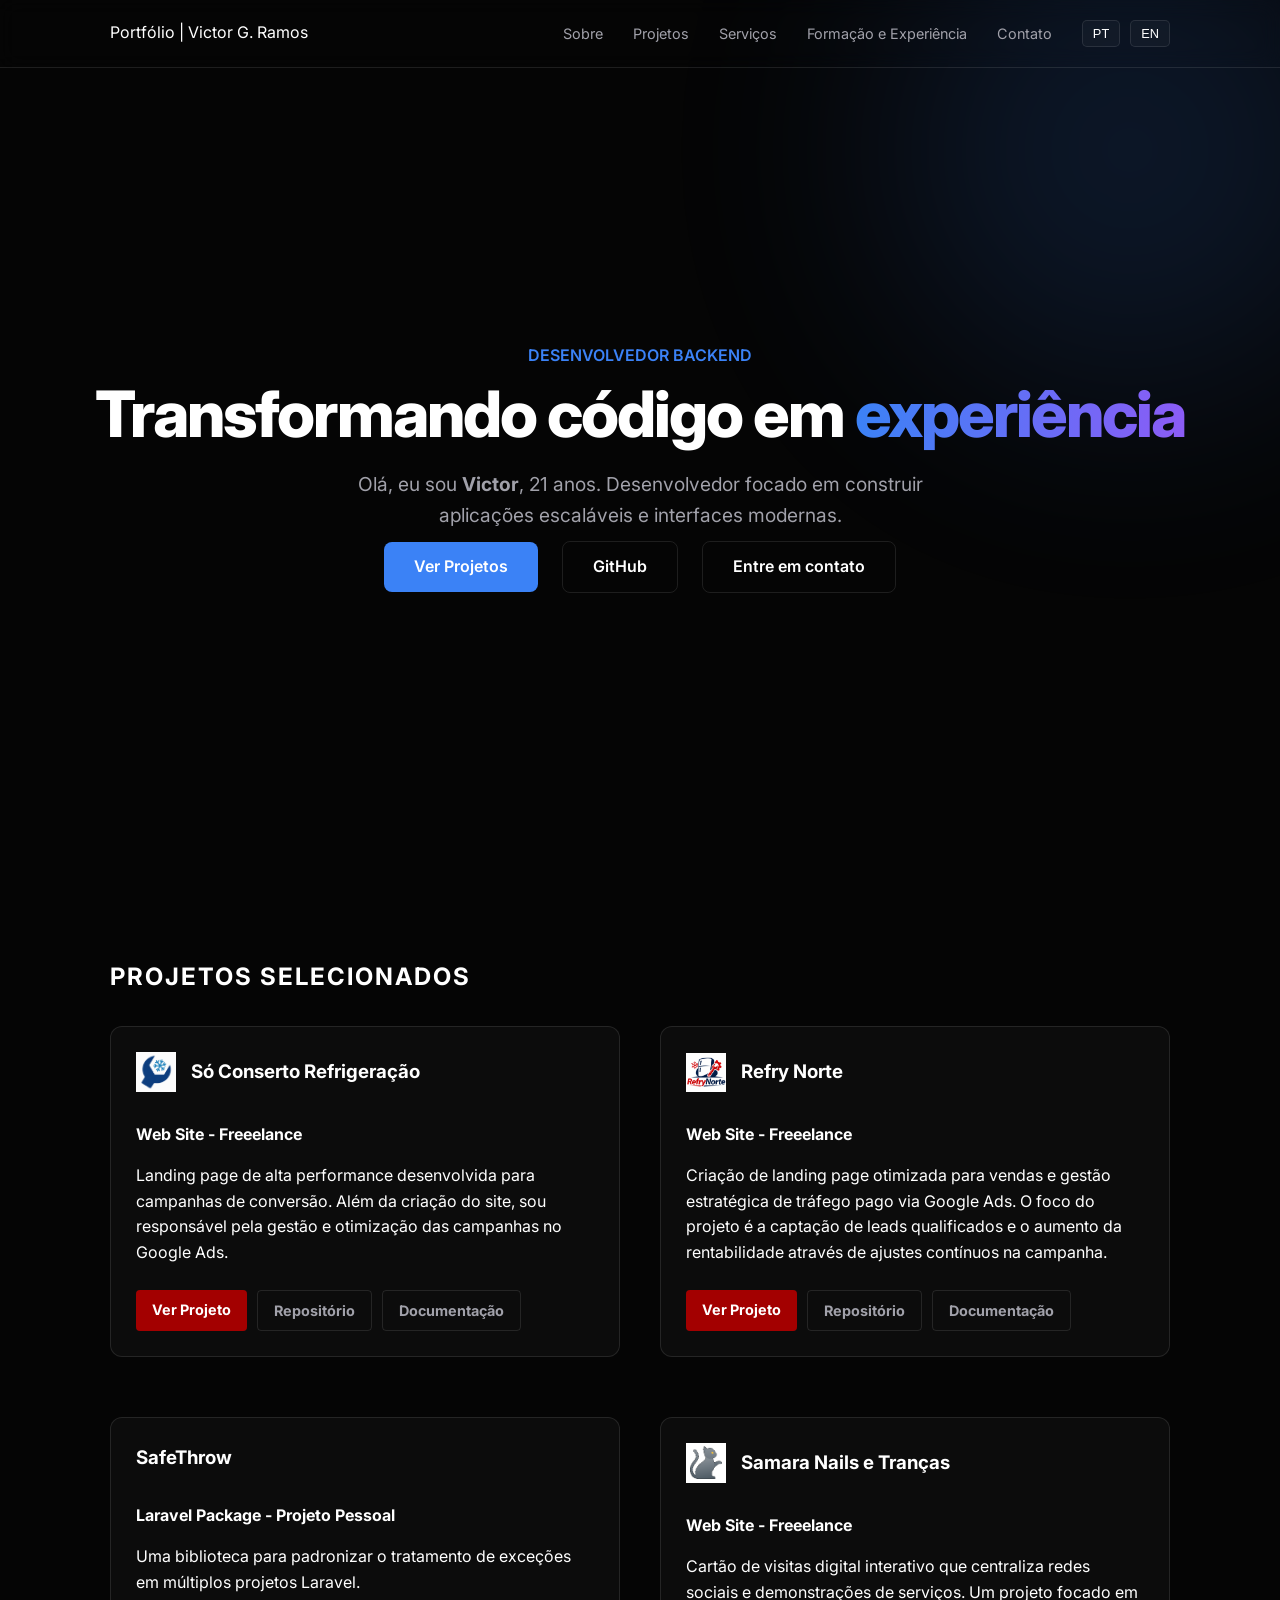
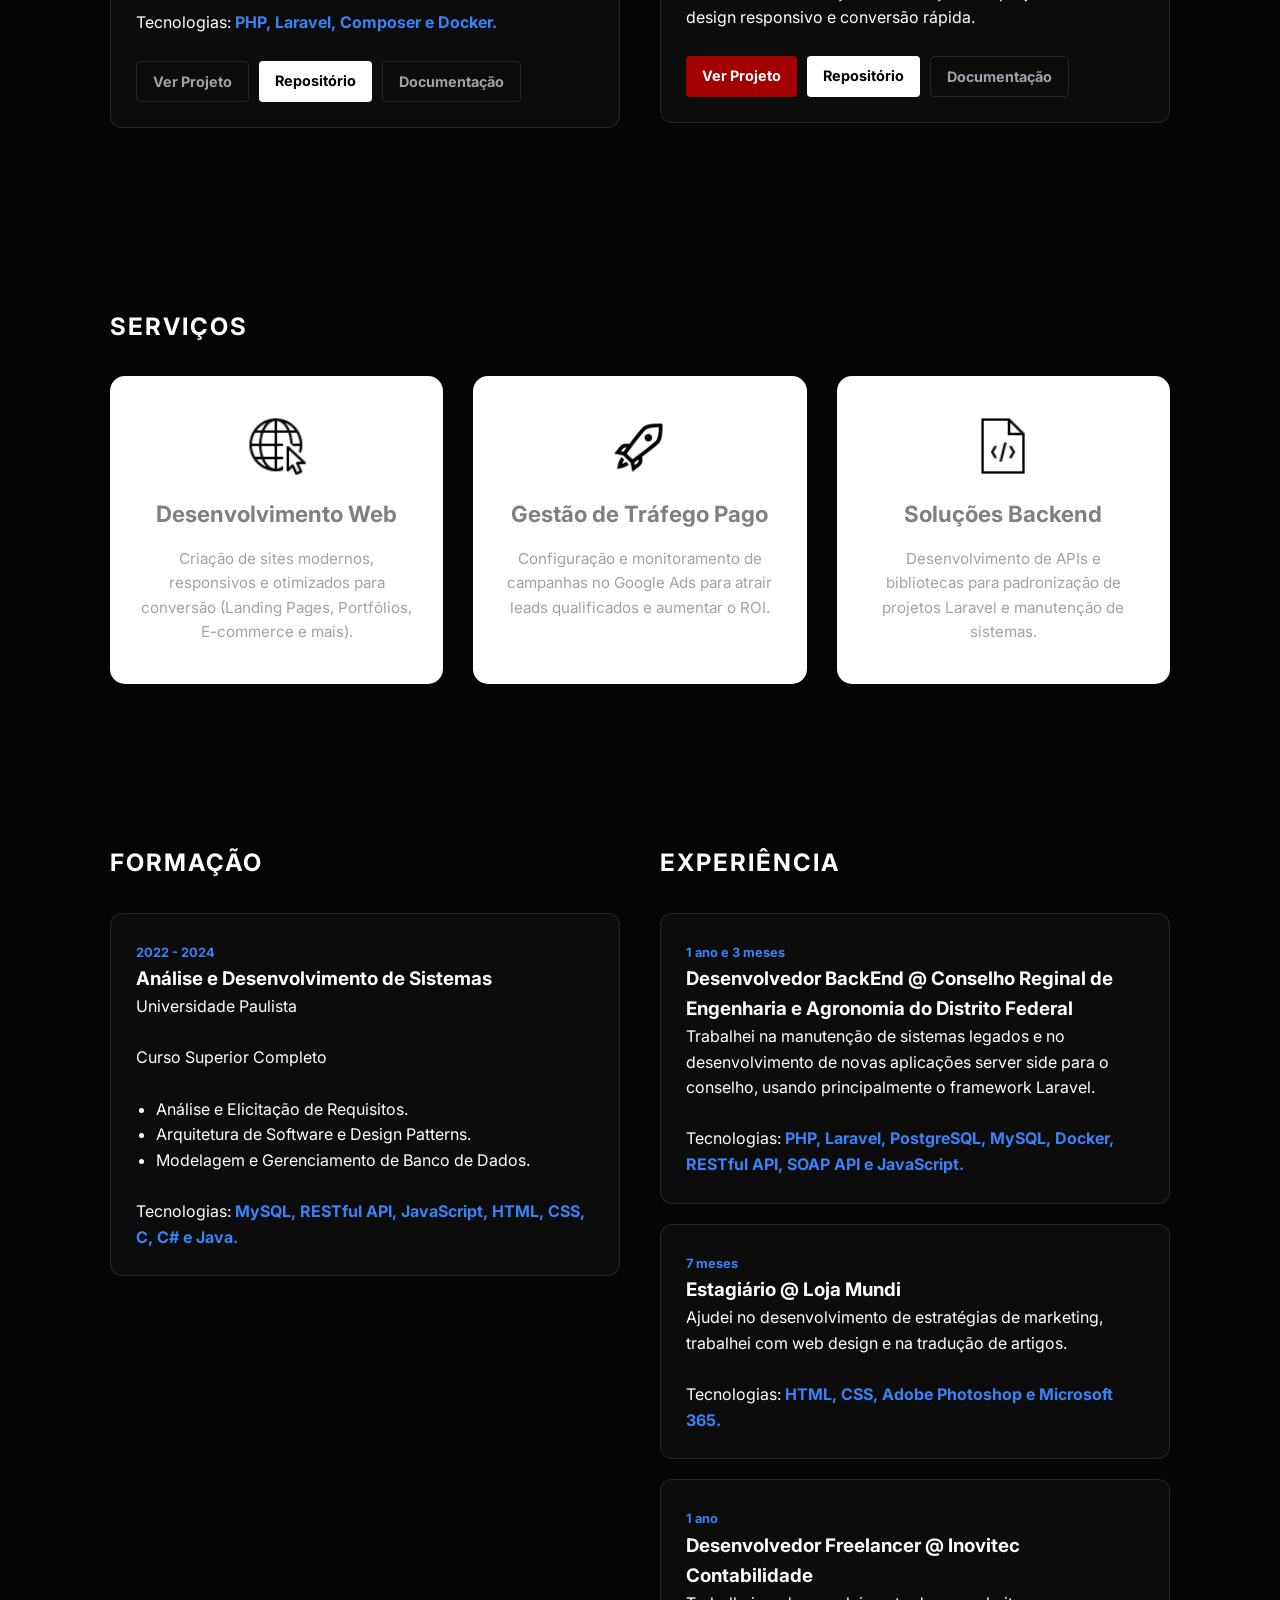
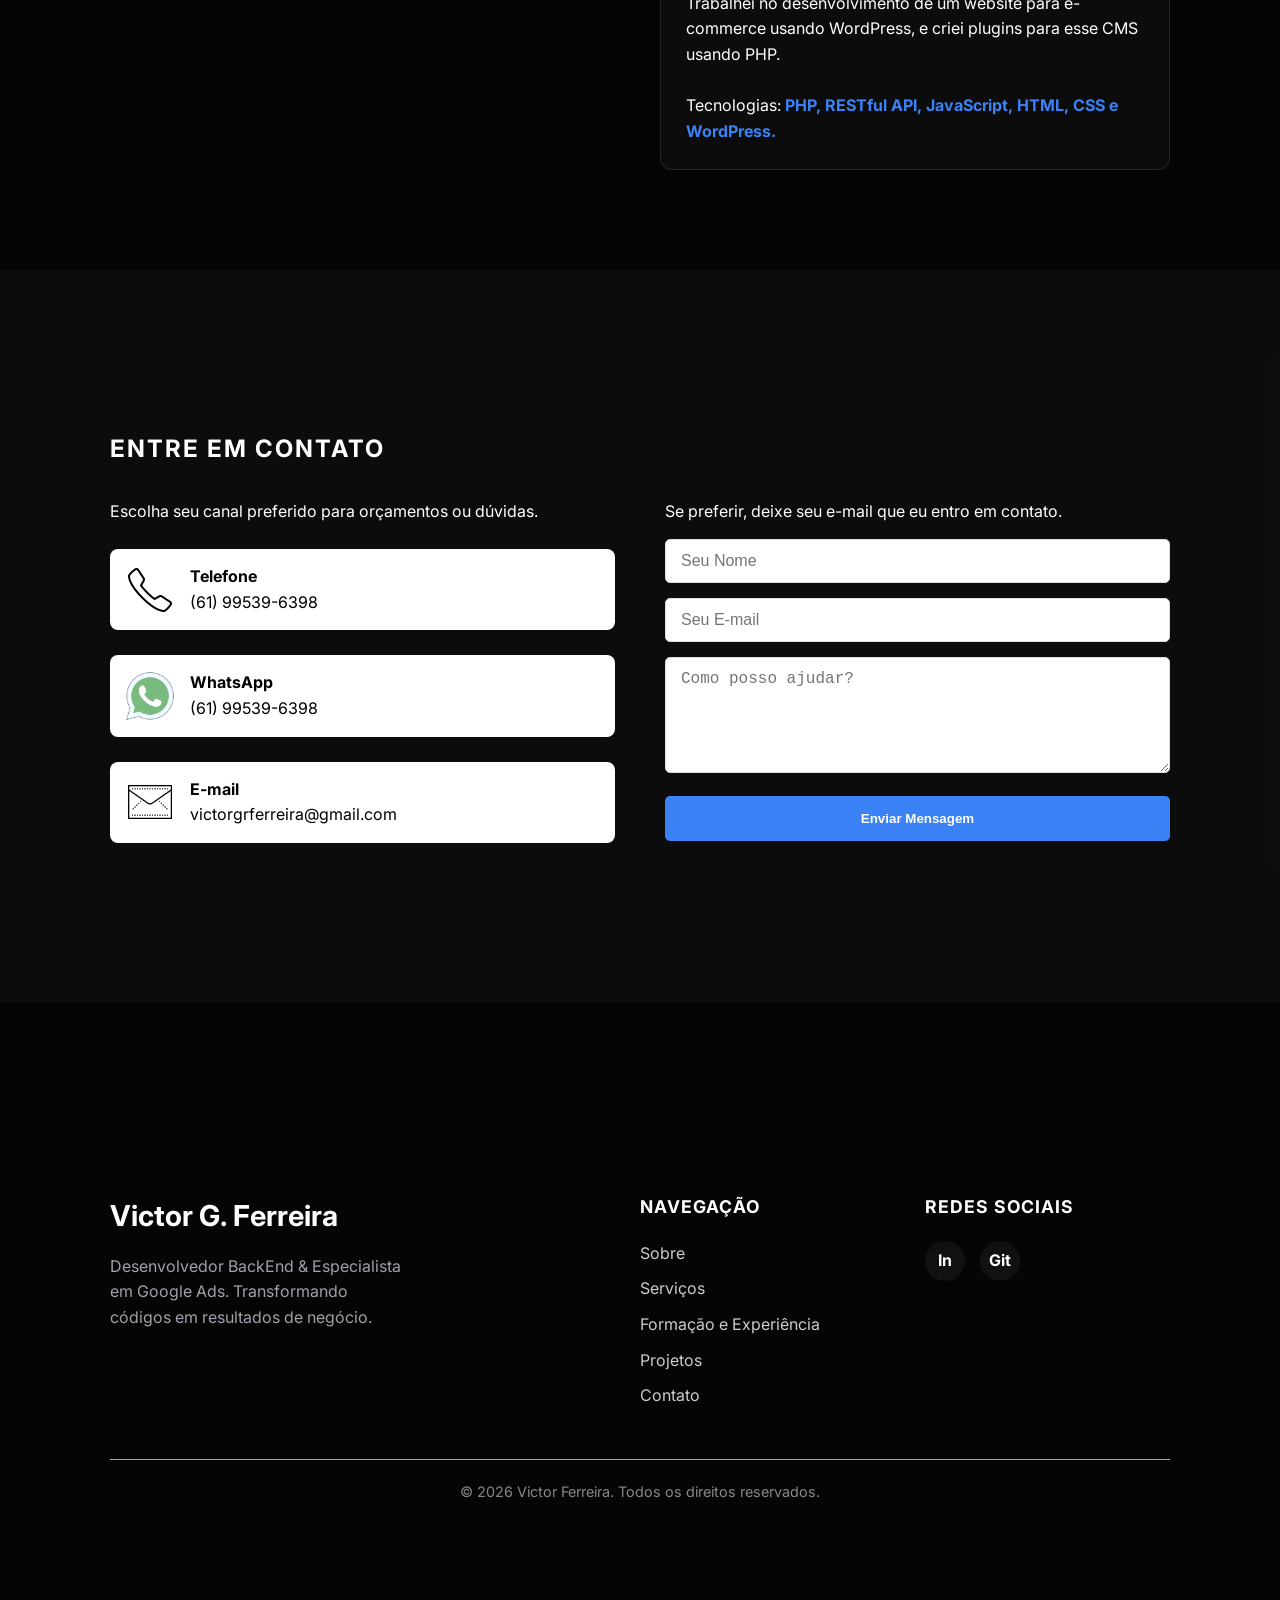
<file: index.html>
<!DOCTYPE html>
<html lang="pt-br">
<head>
    <meta charset="UTF-8">
    <meta name="viewport" content="width=device-width, initial-scale=1.0">
    <title>Portfolio | Victor G. Ramos</title>
    <link rel="shortcut icon" href="static/assets/favicon-simple.png" type="image/x-icon">
    <link rel="stylesheet" href="static/styles/style.css">
    <link href="https://fonts.googleapis.com/css2?family=Inter:wght@300;400;600;800&display=swap" rel="stylesheet">
</head>
<body>
    <div class="bg-overflow-limiter">
        <div class="blob"></div>
    </div>
    
    <nav>
        <div class="nav-content">
            <div class="logo" data-i18n="title"></div>
            <ul class="nav-links">
                <li><a href="#sobre" data-i18n="navSobre"></a></li>
                <li><a href="#projetos" data-i18n="navProjetos"></a></li>
                <li><a href="#servicos" data-i18n="navServicos"></a></li>
                <li><a href="#formacao-e-experiencia" data-i18n="navFormExp"></a></li>
                <li><a href="#contato" data-i18n="navContato"></a></li>

                <div class="language-switcher">
                    <button onclick="setLanguage('pt')">PT</button>
                    <button onclick="setLanguage('en')">EN</button>
                </div>
            </ul>
        </div>
    </nav>

    <header class="hero" id="sobre">
        <span class="tagline" data-i18n="tagline"></span>
        <h1>
            <span data-i18n="heroTitle"></span>
            <span class="gradient" data-i18n="heroTitlePart2"></span>
        </h1>
        <p id="heroDescription">
            <span data-i18n="heroIntro"></span>
            <strong>Victor</strong>, 21 
            <span data-i18n="heroAge"></span>
        </p>
        <div class="hero-btns">
            <a href="#projetos" class="btn primary" data-i18n="btnProjects"></a>
            <a href="https://github.com/victorgrf" class="btn secondary" target="_blank">GitHub</a>

            <a href="#contato" class="btn secondary" data-i18n="btnContact"></a>
        </div>
    </header>

    <section id="projetos" class="container">
        <h2 data-i18n="titleProjects"></h2>
        <div class="grid-2">
            <div class="section-box">
                <div class="card">
                    <div class="project-content">
                        <div class="project-header">
                            <img src="static/assets/soconserto.png" alt="Ícone" class="project-icon">
                            <h3>Só Conserto Refrigeração</h3>
                        </div>

                        <strong><p data-i18n="proj1Type"></p></strong>
                        <p data-i18n="proj1Desc"></p>
                        
                        <div class="links">
                            <a href="https://soconsertos.com.br" target="_blank" class="btn-accent" data-i18n="projViewBtn"></a>
                            <a href="#" class="btn-desactivate" data-i18n="projRepoBtn"></a>
                            <a href="#" class="btn-desactivate" data-i18n="projDocsBtn"></a>
                        </div>
                    </div>
                </div>
            </div>

            
            <div class="section-box">
                <div class="card">
                    <div class="project-content">
                        <div class="project-header">
                            <img src="static/assets/refrynorte.png" alt="Ícone" class="project-icon">
                            <h3>Refry Norte</h3>
                        </div>

                        <strong><p data-i18n="proj2Type"></p></strong>
                        <p data-i18n="proj2Desc"></p>
                        
                        <div class="links">
                            <a href="https://refrynorte.com.br" target="_blank" class="btn-accent" data-i18n="projViewBtn"></a>
                            <a href="#" class="btn-desactivate" data-i18n="projRepoBtn"></a>
                            <a href="#" class="btn-desactivate" data-i18n="projDocsBtn"></a>
                        </div>
                    </div>
                </div>
            </div>

            
            <div class="section-box">
                <div class="card">
                    <div class="project-content">
                        <div class="project-header">
                            <h3>SafeThrow</h3>
                        </div>

                        <strong><p data-i18n="proj3Type"></p></strong>
                        <p data-i18n="proj3Desc"></p>

                        <p>
                            <span data-i18n="tecnologiesTitle"></span>
                            <span class="text-accent" data-i18n="proj3Tecnologies"></span>
                        </p>
                        
                        <div class="links">
                            <a href="#" target="_blank" class="btn-desactivate" data-i18n="projViewBtn"></a>
                            <a href="https://github.com/victorgrf/safethrow" class="btn-secondary" data-i18n="projRepoBtn"></a>
                            <a href="#" class="btn-desactivate" data-i18n="projDocsBtn"></a>
                        </div>
                    </div>
                </div>
            </div>

            
            <div class="section-box">
                <div class="card">
                    <div class="project-content">
                        <div class="project-header">
                            <img src="static/assets/samara-nails.png" alt="Ícone" class="project-icon">
                            <h3>Samara Nails e Tranças</h3>
                        </div>

                        <strong><p data-i18n="proj4Type"></p></strong>
                        <p data-i18n="proj4Desc"></p>
                        
                        <div class="links">
                            <a href="https://victorgrf.github.io/samara-nails-e-trancas/" target="_blank" class="btn-accent" data-i18n="projViewBtn"></a>
                            <a href="https://github.com/victorgrf/samara-nails-e-trancas" class="btn-secondary" data-i18n="projRepoBtn"></a>
                            <a href="#" class="btn-desactivate" data-i18n="projDocsBtn"></a>
                        </div>
                    </div>
                </div>
            </div>
        </div>
    </section>

    <section id="servicos" class="servicos">
        <div class="container">
            <h2 class="section-title" data-i18n="titleServices">Meus Serviços</h2>
            
            <div class="servicos-grid">
                <div class="servico-card">
                    <div class="servico-icon"><img src="static/assets/icon-web.png" alt=""></div>
                    <h3 data-i18n="servWebTitle">Desenvolvimento Web</h3>
                    <p data-i18n="servWebDesc">Criação de sites modernos, responsivos e otimizados para conversão (Landing Pages, Portfólios e E-commerce).</p>
                </div>

                <div class="servico-card">
                    <div class="servico-icon"><img src="static/assets/icon-rocket.png" alt=""></div>
                    <h3 data-i18n="servAdsTitle">Gestão de Tráfego Pago</h3>
                    <p data-i18n="servAdsDesc">Configuração e monitoramento de campanhas no Google Ads para atrair leads qualificados e aumentar o ROI.</p>
                </div>

                <div class="servico-card">
                    <div class="servico-icon"><img src="static/assets/icon-dev.png" alt=""></div>
                    <h3 data-i18n="servDevTitle">Soluções Backend</h3>
                    <p data-i18n="servDevDesc">Desenvolvimento de APIs e bibliotecas para padronização de projetos Laravel e manutenção de sistemas.</p>
                </div>
            </div>

        </div>
    </section>

    <section class="container grid-2" id="formacao-e-experiencia">
        <div class="section-box" >
            <h2 data-i18n="titleEducation">Formação</h2>
            <div class="card">
                <span class="time text-accent" data-i18n="edu1Time"></span>
                <h3 data-i18n="edu1Course"></h3>
                <p>Universidade Paulista</p>
                <br>
                <p data-i18n="edu1Degree"></p>
                <br>
                <ul>
                    <li data-i18n="edu1Item1"></li>
                    <li data-i18n="edu1Item2"></li>
                    <li data-i18n="edu1Item3"></li>
                </ul>
                <br><br>
                <p>
                    <span data-i18n="tecnologiesTitle"></span>
                    <span class="text-accent" data-i18n="edu1Tecnologies"></span>
                </p>
            </div>
        </div>

        <div class="section-box">
            <h2 data-i18n="titleExperience"></h2>
            <div class="card">
                <span class="time text-accent" data-i18n="exp1Time"></span>
                <h3 data-i18n="exp1Role"></h3>
                <p data-i18n="exp1Desc"></p>
                <br>
                <p>
                    <span data-i18n="tecnologiesTitle"></span>
                    <span class="text-accent" data-i18n="exp1Tecnologies"></span>
                </p>
            </div>
            
            <div class="card">
                <span class="time text-accent" data-i18n="exp2Time"></span>
                <h3 data-i18n="exp2Role"></h3>
                <p data-i18n="exp2Desc"></p>
                <br>
                <p>
                    <span data-i18n="tecnologiesTitle"></span>
                    <span class="text-accent" data-i18n="exp2Tecnologies"></span>
                </p>
            </div>

            <div class="card">
                <span class="time text-accent" data-i18n="exp3Time"></span>
                <h3 data-i18n="exp3Role"></h3>
                <p data-i18n="exp3Desc"></p>
                <br>
                <p>
                    <span data-i18n="tecnologiesTitle"></span>
                    <span class="text-accent" data-i18n="exp3Tecnologies"></span>
                </p>
            </div>
        </div>
    </section>

    <section id="contato" class="contato">
        <div class="container">
            <h2 class="section-title" data-i18n="contactTitle"></h2>
            
            <div class="contato-grid">
                <div class="contato-info">
                    <p data-i18n="contactDesc"></p>
                    
                    <a href="tel:5561995396398" class="info-item">
                        <img src="static/assets/icon-phone.png" alt="" class="icon">
                        <div>
                            <strong data-i18n="contactPhone"></strong>
                            <p>(61) 99539-6398</p>
                        </div>
                    </a>

                    <a href="https://wa.me/61995396398" target="_blank" class="info-item whatsapp">
                        <img src="static/assets/icon-whatsapp.png" alt="" class="icon">
                        <div>
                            <strong>WhatsApp</strong>
                            <p>(61) 99539-6398</p>
                        </div>
                    </a>

                    <a href="mailto:victorgrferreira@gmail.com" class="info-item">
                        <img src="static/assets/icon-email.png" alt="" class="icon">
                        <div>
                            <strong>E-mail</strong>
                            <p>victorgrferreira@gmail.com</p>
                        </div>
                    </a>
                </div>

                <div class="contato-form">
                    <form action="https://formspree.io/f/xjgpvwaz" method="POST" id="my-form">
                        <p data-i18n="formTitle"></p>
                        <div class="form-group">
                            <input type="text" name="nome" data-i18n-placeholder="formName" required>
                        </div>
                        <div class="form-group">
                            <input type="email" name="email" data-i18n-placeholder="formEmail" required>
                        </div>
                        <div class="form-group">
                            <textarea name="mensagem" data-i18n-placeholder="formMessage" rows="5" required></textarea>
                        </div>
                        <button type="submit" class="btn-send">Enviar Mensagem</button>
                    </form>
                </div>
            </div>
        </div>
    </section>

    <footer>
        <div class="container">
            <div class="footer-grid">
                <div class="footer-about">
                    <h3>Victor G. Ferreira</h3>
                    <p><span data-i18n="footerDesc"></span></p>
                </div>

                <div class="footer-links">
                    <h4 data-i18n="footerNav"></h4>
                    <ul>
                        <li><a href="#sobre" data-i18n="navSobre"></a></li>
                        <li><a href="#servicos" data-i18n="navServicos"></a></li>
                        <li><a href="#formacao-e-experiencia" data-i18n="navFormExp"></a></li>
                        <li><a href="#projetos" data-i18n="navProjetos"></a></li>
                        <li><a href="#contato" data-i18n="navContato"></a></li>
                    </ul>
                </div>

                <div class="footer-social">
                    <h4 data-i18n="footerSocial"></h4>
                    <div class="social-icons">
                        <a href="https://www.linkedin.com/in/victor-g-ramos/" target="_blank" title="LinkedIn">In</a>
                        <a href="https://github.com/victorgrf" target="_blank" title="GitHub">Git</a>
                    </div>
                </div>
            </div>

            <div class="footer-bottom">
                <p>&copy; 2026 Victor Ferreira. <span data-i18n="footerRights"></span></p>
            </div>
        </div>
    </footer>

    <script src="static/scripts/script.js"></script>
</body>
</html>
</file>
<file: static/styles/style.css>
:root {
    --bg: #050505;
    --surface: #111111;
    --accent: #3b82f6; /* Azul moderno */
    --accent-secondary: #a30000; /* Vermelho */
    --text-main: #ffffff;
    --text-dim: #a1a1aa;
    --glass: rgba(255, 255, 255, 0.03); 
    --border: rgba(255, 255, 255, 0.1);
}

* {
    margin: 0; padding: 0; box-sizing: border-box;
}

html {
    scroll-behavior: smooth;
}

body {
    background-color: var(--bg);
    color: var(--text-main);
    font-family: 'Inter', sans-serif;
    line-height: 1.6;
    overflow-x: hidden;

    overflow-x: hidden; /* Impede que qualquer coisa crie rolagem horizontal */
    position: relative;
}

@keyframes float {
    0% { transform: translate(0, 0); }
    50% { transform: translate(-30px, 30px); }
    100% { transform: translate(0, 0); }
}

/* Background dinâmico */
/* Trava o fundo e esconde o que sobra */
.bg-overflow-limiter {
    position: fixed;
    top: 0;
    left: 0;
    width: 100vw;
    height: 100vh;
    overflow: hidden;
    z-index: -1;
    pointer-events: none; /* Deixa clicar nos botões normalmente */
}

.blob {
    position: absolute;
    top: -100px;
    right: -100px;
    width: 500px;
    height: 500px;
    background: var(--accent);
    filter: blur(120px);
    opacity: 0.15;
    border-radius: 50%;
    animation: float 15s ease-in-out infinite;
}

.container {
    max-width: 1100px;
    margin: 0 auto;
    padding: 80px 20px;
}

/* Tipografia */
h1 { font-size: 4rem; line-height: 1.1; font-weight: 800; margin-bottom: 20px; letter-spacing: -2px; }
h2 { font-size: 1.5rem; margin-bottom: 30px; color: var(--text-main); text-transform: uppercase; letter-spacing: 2px; }

.gradient {
    background: linear-gradient(90deg, #3b82f6, #8b5cf6);
    -webkit-background-clip: text;
    -webkit-text-fill-color: transparent;
}

/* Hero Section */
.hero {
    height: 90vh;
    display: flex;
    flex-direction: column;
    justify-content: center;
    align-items: center;
    text-align: center;
    padding: 0 20px;
}

.tagline { color: var(--accent); font-weight: 600; text-transform: uppercase; margin-bottom: 10px; }
.hero p { max-width: 600px; color: var(--text-dim); font-size: 1.2rem; }

/* Cards & Layout */
.grid-2 { display: grid; grid-template-columns: 1fr 1fr; gap: 40px; }

.card {
    background: var(--glass);
    border: 1px solid var(--border);
    padding: 25px;
    border-radius: 12px;
    margin-bottom: 20px;
    transition: 0.3s;
}

/* .card:hover { border-color: var(--accent); transform: translateY(-5px); } */

.text-accent { color: var(--accent); font-weight: bold; }

.time { font-size: 0.8rem; }

/* Buttons */
.btn {
    padding: 12px 30px;
    border-radius: 8px;
    text-decoration: none;
    font-weight: 600;
    margin: 10px;
    display: inline-block;
}

.primary { background: var(--accent); color: white; }
.secondary { border: 1px solid var(--border); color: white; }

/* Navbar */
nav {
    padding: 20px 0;
    border-bottom: 1px solid var(--border);
    backdrop-filter: blur(10px);
    position: sticky;
    top: 0; z-index: 100;
}

.nav-content {
    max-width: 1100px;
    margin: 0 auto;
    display: flex;
    justify-content: space-between;
    padding: 0 20px;
}

.nav-links { list-style: none; display: flex; gap: 30px; align-items: center; }
.nav-links a { color: var(--text-dim); text-decoration: none; font-size: 0.9rem; }
.nav-links a:hover { color: var(--accent); }

.language-switcher {
    display: flex;
    gap: 10px;
}

.language-switcher button {
    background: var(--glass);
    border: 1px solid var(--border);
    color: var(--text-main);
    padding: 5px 10px;
    border-radius: 5px;
    cursor: pointer;
    font-size: 0.8rem;
    transition: 0.3s;
}

.language-switcher button:hover {
    border-color: var(--accent);
    background: rgba(59, 130, 246, 0.1);
}

ul {
    display: inline-block; /* Faz a lista ocupar apenas a largura do texto */
    text-align: left;      /* Mantém o texto alinhado com as bolinhas */
    padding-left: 20px;    /* Dá o espaço necessário para o marcador */
}

/* Container do conteúdo dentro do Card */
.project-content {
    display: flex;
    flex-direction: column;
    gap: 15px;
}

.project-header {
    display: flex;
    align-items: center;
    gap: 15px;
    margin-bottom: 15px;
}

.project-icon {
    width: 40px;
    height: 40px;
    object-fit: contain;   /* Garante que a imagem não distorça */
    flex-shrink: 0;        /* Impede que o ícone "estique" ou diminua se o texto for longo */
}

/* Configuração dos Botões/Links */
.links {
    display: flex;
    flex-wrap: wrap; /* Se tiver muitos botões, eles quebram linha em telas menores */
    gap: 10px;
    margin-top: 10px;
}

.links a {
    text-decoration: none;
    font-weight: bold;
    font-size: 0.9rem;
    padding: 8px 16px;
    border-radius: 4px;
    transition: 0.3s;
    text-align: center;
}

/* Botão Principal (Destaque) */
.btn-accent {
    color: white;
    background-color: var(--accent-secondary);
}

.btn-accent:hover {
    color: white;
    filter: grayscale(30%);
}

/* Botões Adicionais (Mais discretos) */
.btn-secondary {
    color: black;
    background-color: white;
}

.btn-secondary:hover {
    filter: brightness(80%);
}

.btn-desactivate {
    color: var(--text-dim);
    background-color: transparent;
    border: 1px solid var(--border);
    cursor: not-allowed;
}

@media (max-width: 768px) {
    h1 { font-size: 2.5rem; }

    .grid-2 { grid-template-columns: 1fr; }

    .container {
        padding: 60px 20px; /* Reduz o respiro lateral em telas pequenas */
    }

    ul.nav-links {
        display: none;
    }

    .blob {
        width: 300px;
        height: 300px;
    }
}

.servicos-grid {
    display: grid;
    grid-template-columns: repeat(auto-fit, minmax(280px, 1fr));
    gap: 30px;
}

.servico-card {
    background: white;
    padding: 40px 30px;
    border-radius: 15px;
    text-align: center;
    transition: all 0.3s ease;
}

.servico-card:hover {
    transform: translateY(-10px);
}

.servico-icon {
    width: 60px;
    height: 60px;
    margin: 0 auto 20px;
    display: flex;
}

.servico-card h3 {
    margin-bottom: 15px;
    color: gray;
    font-size: 1.4rem;
}

.servico-card p {
    color: var(--text-dim);
    line-height: 1.6;
    font-size: 0.95rem;
}

/* Responsividade */
@media (max-width: 768px) {
    .servicos-grid {
        grid-template-columns: 1fr;
    }
}








.contato {
    padding: 80px 5%;
    background-color: var(--glass);
}

.contato-grid {
    display: grid;
    grid-template-columns: 1fr 1fr;
    gap: 50px;
    max-width: 1100px;
    margin: 0 auto;
}

/* Blocos de Informação */
.contato-info h3 {
    margin-bottom: 15px;
    font-size: 1.8rem;
}

.info-item {
    display: flex;
    align-items: center;
    gap: 15px;
    margin-top: 25px;
    background: white;
    color: black;
    padding: 15px;
    border-radius: 8px;
    text-decoration: none;
    transition: 0.5s;
}

.info-item .icon {
    font-size: 1.5rem;
    width: 50px;
    height: 50px;
    display: flex;
    align-items: center;
    justify-content: center;
    color: white;
}

/* Formulário */
.contato-form form {
    display: flex;
    flex-direction: column;
    gap: 15px;
}

.form-group input, 
.form-group textarea {
    width: 100%;
    padding: 12px 15px;
    border: 1px solid #ddd;
    border-radius: 5px;
    font-size: 1rem;
    outline-color: var(--vermelho);
}

.btn-send {
    background-color: var(--accent);
    color: white;
    padding: 15px;
    border: none;
    border-radius: 5px;
    font-weight: bold;
    cursor: pointer;
}

/* Responsividade */
@media (max-width: 768px) {
    .contato-grid {
        grid-template-columns: 1fr; /* Empilha no celular */
    }
}

footer {
    background-color: var(--azul-escuro);
    color: var(--branco);
    padding: 60px 5% 20px;
    margin-top: 50px;
}

.footer-grid {
    display: grid;
    grid-template-columns: 2fr 1fr 1fr;
    gap: 40px;
    max-width: 1100px;
    margin: 0 auto 40px;
}

.footer-about h3 {
    font-size: 1.8rem;
    margin-bottom: 15px;
}

.footer-about p {
    color: var(--text-dim);
    line-height: 1.6;
    max-width: 300px;
}

.footer-links h4, .footer-social h4 {
    margin-bottom: 20px;
    font-size: 1.1rem;
    text-transform: uppercase;
    letter-spacing: 1px;
}

.footer-links ul {
    list-style: none;
    padding: 0;
}

.footer-links ul li {
    margin-bottom: 10px;
}

.footer-links ul li a {
    color: #ccc;
    text-decoration: none;
    transition: 0.3s;
}

.footer-links ul li a:hover {
    color: var(--accent);
}

/* Ícones Sociais */
.social-icons {
    display: flex;
    gap: 15px;
}

.social-icons a {
    width: 40px;
    height: 40px;
    background: var(--surface);
    display: flex;
    align-items: center;
    justify-content: center;
    border-radius: 50%;
    color: var(--branco);
    text-decoration: none;
    font-weight: bold;
    transition: 0.3s;
}

.social-icons a:hover {
    background: var(--accent);
    transform: translateY(-3px);
}

/* Faixa Final */
.footer-bottom {
    text-align: center;
    border-top: 1px solid var(--text-dim);
    padding-top: 20px;
    font-size: 0.9rem;
    color: #888;
}

/* Responsivo */
@media (max-width: 768px) {
    .footer-grid {
        grid-template-columns: 1fr;
        text-align: center;
    }
    .footer-about p {
        margin: 0 auto;
    }
    .social-icons {
        justify-content: center;
    }
}
</file>
